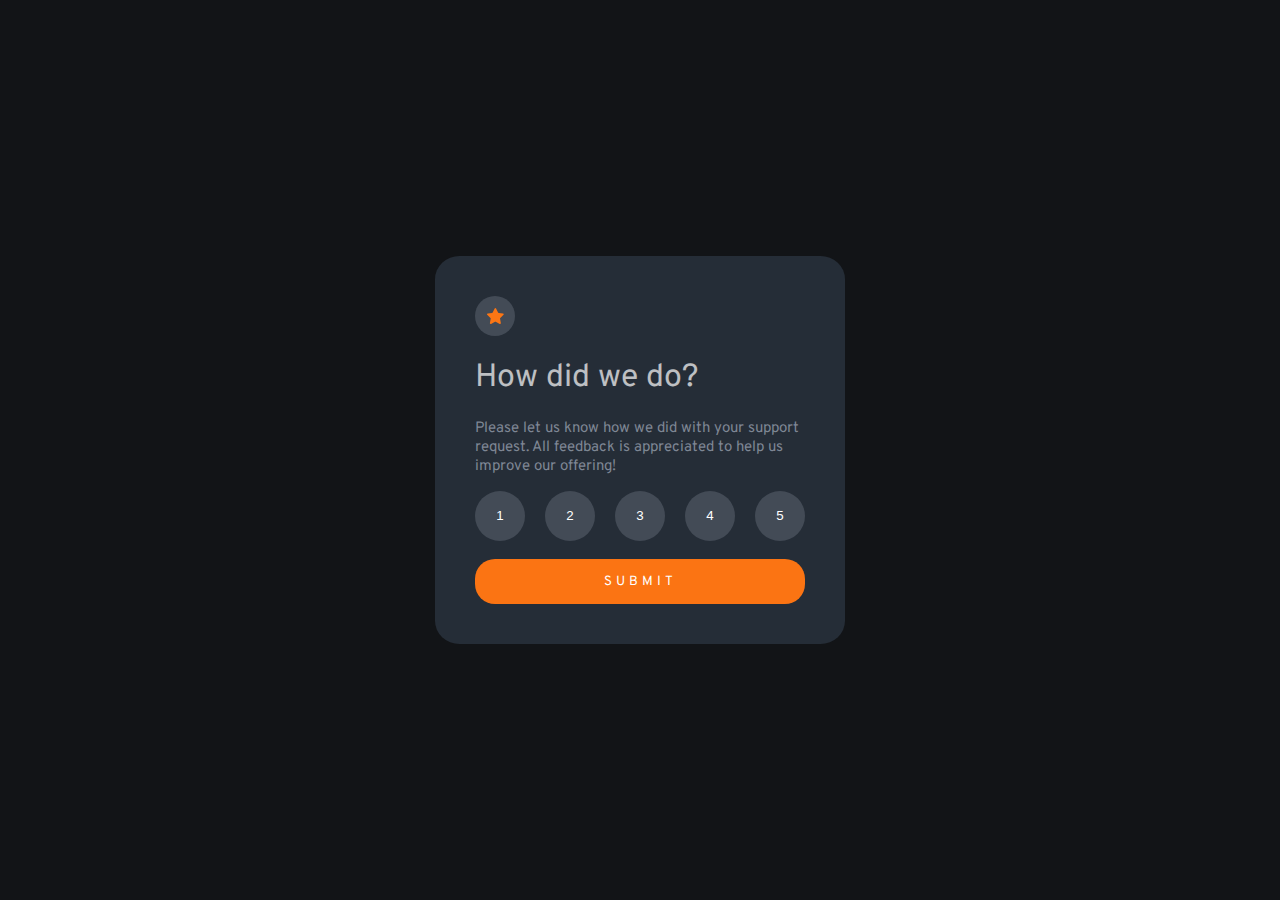
<file: evaluation-screen/index.html>
<!DOCTYPE html>
<html lang="en">
<head>
  <meta charset="UTF-8">
  <meta name="viewport" content="width=device-width, initial-scale=1.0"> <!-- displays site properly based on user's device -->

  <link rel="icon" type="image/png" sizes="32x32" href="assets/images/favicon-32x32.png">
  <link rel="stylesheet" href="assets/style/style.css">
  <link rel="preconnect" href="https://fonts.googleapis.com">
  <link rel="preconnect" href="https://fonts.gstatic.com" crossorigin>
  <link href="https://fonts.googleapis.com/css2?family=Fraunces:opsz,wght@9..144,700&family=Overpass:wght@400;700&display=swap" rel="stylesheet">
 
  <title>Frontend Mentor | Interactive rating component</title>
</head>

<body>

<div role="main">
    <div id="telaClassifica" class="container">
    <div id="sIcon">
      <svg width="17" height="16" xmlns="http://www.w3.org/2000/svg"><path d="m9.067.43 1.99 4.031c.112.228.33.386.58.422l4.45.647a.772.772 0 0 1 .427 1.316l-3.22 3.138a.773.773 0 0 0-.222.683l.76 4.431a.772.772 0 0 1-1.12.813l-3.98-2.092a.773.773 0 0 0-.718 0l-3.98 2.092a.772.772 0 0 1-1.119-.813l.76-4.431a.77.77 0 0 0-.222-.683L.233 6.846A.772.772 0 0 1 .661 5.53l4.449-.647a.772.772 0 0 0 .58-.422L7.68.43a.774.774 0 0 1 1.387 0Z" fill="#FC7614"/></svg>
    </div>

    <h1>How did we do?</h1>
    
    <p>Please let us know how we did with your support request. All feedback is appreciated 
    to help us improve our offering!</p>

    <div id="option">
      <button id="1" class="op" onclick="pegaNota(this.id)">1</button>
      <button id="2" class="op" onclick="pegaNota(this.id)">2</button>
      <button id="3" class="op" onclick="pegaNota(this.id)">3</button>
      <button id="4" class="op" onclick="pegaNota(this.id)">4</button>
      <button id="5" class="op" onclick="pegaNota(this.id)">5</button>
    </div>

    <div id="teste"></div>

    <button id="enviar" onclick="esconde('telaClassifica');mostra('telaAgradece')">SUBMIT</button>
    
    
      </div>

  <div id="telaAgradece" class="container">
    <div>
      <svg width="162" height="108" xmlns="http://www.w3.org/2000/svg"><g fill="none"><path d="M30 93.744h-.044a23.456 23.456 0 0 1-1.61-.189.543.543 0 0 1 .155-1.076c.52.076 1.04.135 1.563.178a.538.538 0 0 1-.043 1.076l-.022.01Zm5.37-.205a.538.538 0 0 1-.08-1.076 19.51 19.51 0 0 0 1.54-.306.536.536 0 0 1 .645.403.538.538 0 0 1-.397.646c-.537.129-1.074.236-1.611.323l-.097.01Zm-12.137-1.312a.536.536 0 0 1-.183-.033 24.346 24.346 0 0 1-1.525-.608.539.539 0 0 1 .424-.99c.483.21.983.404 1.472.587a.538.538 0 0 1-.188 1.044Zm18.759-.829a.538.538 0 0 1-.242-1.022c.467-.226.934-.479 1.39-.742a.536.536 0 1 1 .538.93c-.478.275-.967.538-1.45.78a.536.536 0 0 1-.258.054h.022Zm-24.994-2.292a.536.536 0 0 1-.29-.08c-.457-.29-.913-.597-1.36-.91a.536.536 0 1 1 .612-.882c.436.307.876.597 1.322.883a.538.538 0 0 1-.284.99Zm30.772-1.544a.537.537 0 0 1-.408-.193.539.539 0 0 1 .06-.759l.117-.124c.355-.306.715-.624 1.074-.957a.537.537 0 1 1 .73.79c-.375.345-.74.673-1.106.985l-.123.102a.537.537 0 0 1-.344.156Zm-36.326-2.69a.537.537 0 0 1-.36-.14c-.402-.37-.8-.747-1.18-1.124a.539.539 0 0 1 .751-.769c.376.371.763.737 1.155 1.076a.538.538 0 0 1 .032.764.537.537 0 0 1-.398.194Zm41.305-2.21a.537.537 0 0 1-.398-.899c.355-.393.715-.79 1.074-1.2a.537.537 0 1 1 .806.71c-.365.415-.725.818-1.074 1.21a.537.537 0 0 1-.408.152v.026ZM6.724 79.723a.537.537 0 0 1-.424-.204 41.79 41.79 0 0 1-.989-1.308.539.539 0 0 1 .124-.753.536.536 0 0 1 .746.124c.312.425.629.85.962 1.27a.539.539 0 0 1-.42.871Zm50.579-2.383a.539.539 0 0 1-.419-.877c.338-.414.677-.828 1.015-1.253a.537.537 0 1 1 .838.672l-1.02 1.259a.537.537 0 0 1-.414.199ZM2.9 73.887a.537.537 0 0 1-.473-.312c-.257-.5-.499-1-.714-1.485a.539.539 0 0 1 .685-.72c.133.052.24.154.298.285.21.462.44.946.687 1.425a.539.539 0 0 1-.483.786v.021Zm58.753-2.028a.537.537 0 0 1-.424-.866l.988-1.275a.537.537 0 1 1 .848.656l-.988 1.275a.537.537 0 0 1-.424.188v.022ZM.682 67.286a.537.537 0 0 1-.537-.462A17.06 17.06 0 0 1 0 65.16a.538.538 0 1 1 1.074 0c.018.519.063 1.036.134 1.55a.539.539 0 0 1-.462.607l-.064-.032Zm65.24-.973a.537.537 0 0 1-.43-.867l.984-1.28a.536.536 0 0 1 .853.65l-.993 1.265a.537.537 0 0 1-.414.21v.022Zm88.49-2.96a.724.724 0 0 1-.15 0 .537.537 0 0 1-.366-.666c.134-.474.28-.99.424-1.544a.538.538 0 0 1 .655-.388.537.537 0 0 1 .382.662c-.145.538-.29 1.076-.43 1.565a.537.537 0 0 1-.515.372Zm-84.247-2.592a.536.536 0 0 1-.424-.867l.983-1.28a.54.54 0 1 1 .854.662l-.989 1.275a.537.537 0 0 1-.413.183l-.01.027Zm-68.924-.382a.536.536 0 0 1-.156 0 .538.538 0 0 1-.355-.673 21.47 21.47 0 0 1 .537-1.565.537.537 0 1 1 .994.403c-.193.49-.37.985-.537 1.474a.537.537 0 0 1-.473.334l-.01.027Zm154.782-3.863a.311.311 0 0 1-.102 0 .538.538 0 0 1-.43-.624c.097-.538.188-1.044.28-1.582a.545.545 0 1 1 1.073.178c-.09.538-.182 1.076-.279 1.614a.537.537 0 0 1-.542.414ZM74.46 55.209a.537.537 0 0 1-.424-.872l1.004-1.27a.537.537 0 1 1 .838.673l-.999 1.264a.537.537 0 0 1-.408.205h-.01ZM4.436 54.165a.539.539 0 0 1-.43-.855c.323-.436.666-.872 1.02-1.297a.537.537 0 1 1 .822.694 22.92 22.92 0 0 0-.977 1.237.537.537 0 0 1-.435.221Zm74.408-4.417a.539.539 0 0 1-.414-.877l1.026-1.248a.537.537 0 1 1 .843.667l-1.02 1.243a.537.537 0 0 1-.435.215Zm78.124-.161h-.043a.538.538 0 0 1-.494-.576c.043-.538.075-1.076.107-1.614a.538.538 0 0 1 .564-.538c.295.018.52.27.505.565a54.253 54.253 0 0 1-.107 1.614.538.538 0 0 1-.532.549ZM9.28 49.13a.537.537 0 0 1-.338-.958c.8-.646 1.316-.99 1.337-1.006a.536.536 0 0 1 .59.898s-.499.334-1.25.942a.536.536 0 0 1-.35.124h.011Zm74.075-4.74a.537.537 0 0 1-.403-.888c.35-.408.704-.817 1.074-1.22a.537.537 0 1 1 .806.71c-.355.403-.71.806-1.074 1.215a.537.537 0 0 1-.414.183h.01Zm73.742-1.797a.537.537 0 0 1-.537-.505 54.325 54.325 0 0 0-.118-1.614.54.54 0 1 1 1.074-.097c.048.538.091 1.076.118 1.614 0 .285-.221.52-.505.538l-.032.064Zm-69.064-3.416a.537.537 0 0 1-.392-.904c.365-.398.735-.79 1.106-1.178a.536.536 0 0 1 .779.737l-1.074 1.173a.537.537 0 0 1-.44.172h.02Zm68.092-3.502a.537.537 0 0 1-.537-.409 22.668 22.668 0 0 0-.408-1.533.539.539 0 0 1 1.03-.307c.151.538.296 1.05.425 1.587a.539.539 0 0 1-.398.651l-.112.01Zm-63.221-1.512a.537.537 0 0 1-.376-.92l1.165-1.13a.537.537 0 1 1 .763.76c-.387.365-.768.741-1.155 1.118a.537.537 0 0 1-.419.172h.022Zm5.14-4.745a.537.537 0 0 1-.355-.941l1.235-1.076a.539.539 0 1 1 .693.828c-.408.34-.817.689-1.225 1.039a.537.537 0 0 1-.37.15h.021Zm55.197-.575c-.247-.468-.505-.931-.779-1.378a.537.537 0 1 1 .918-.554c.285.463.537.947.811 1.431a.539.539 0 0 1-.478.791.537.537 0 0 1-.472-.29ZM103.5 25.055a.539.539 0 0 1-.322-.974c.44-.322.88-.634 1.32-.946a.537.537 0 0 1 .845.394.54.54 0 0 1-.227.488l-1.3.93a.536.536 0 0 1-.338.108h.022Zm46.132-1.56a.537.537 0 0 1-.381-.161c-.359-.359-.74-.717-1.144-1.076a.536.536 0 1 1 .709-.807c.408.36.81.742 1.197 1.135a.539.539 0 0 1 0 .759.537.537 0 0 1-.403.15h.022Zm-40.279-2.28a.537.537 0 0 1-.274-1.001c.473-.275.946-.538 1.418-.797a.54.54 0 0 1 .81.474.542.542 0 0 1-.273.468c-.467.253-.929.538-1.39.785a.536.536 0 0 1-.344.07h.053Zm34.737-1.894a.504.504 0 0 1-.258-.07c-.451-.248-.924-.49-1.407-.716a.539.539 0 0 1 .462-.974c.499.237.988.49 1.46.748a.538.538 0 0 1-.257 1.012Zm-28.49-1.195a.537.537 0 0 1-.2-1.038c.505-.204 1.01-.398 1.52-.581a.537.537 0 0 1 .366 1.011c-.495.178-.989.366-1.483.57a.536.536 0 0 1-.247.038h.043Zm22.045-1.452a.777.777 0 0 1-.156 0c-.505-.15-1.02-.29-1.53-.41a.553.553 0 0 1 .252-1.075c.537.129 1.074.269 1.611.425a.542.542 0 0 1-.15 1.076l-.027-.016Zm-15.456-.597a.537.537 0 0 1-.118-1.066c.537-.107 1.074-.21 1.61-.29a.543.543 0 0 1 .59.735.544.544 0 0 1-.423.34c-.537.082-1.036.178-1.557.286a.365.365 0 0 1-.102-.005Zm8.555-.603h-.038a32.41 32.41 0 0 0-1.579-.06.538.538 0 0 1 0-1.075c.537 0 1.074.027 1.638.06a.538.538 0 0 1-.032 1.075h.01Z" fill="#E6E6E6"/><path fill="#39475F" d="M119.847 100.221H58.146L70.332.793h55.025l5.747 7.601z"/><path fill="#61728D" d="M113.172 100.221H51.465L63.651.793h61.706z"/><path fill="#181F27" d="M110.132 81.354H58.576l8.791-71.695h51.557z"/><path fill="#1E252E" d="m92.743 50.055 14.897.177-.29 2.308-14.607-.252z"/><path fill="#39475F" d="m51.465 100.221 7.422 6.864 60.037.915.923-7.779z"/><path d="M99.096 29.058s2.572.183 3.888 5.03c1.316 4.847.865 18.377.865 18.377l-11.096-.177s-5.537-20.137 6.343-23.23Z" fill="#2D394B"/><path fill="#FC7614" d="M5.42 32.843 45.778 0l21.18 26.119L26.603 58.96z"/><path fill="#FFF" d="M27.49 21.931 45.56 7.226l3.497 4.313-18.07 14.706z"/><path d="m25.272 45.175 5.338-4.345a2.772 2.772 0 0 1 3.902.404 2.781 2.781 0 0 1-.404 3.91l-5.338 4.344a2.772 2.772 0 0 1-3.903-.404 2.781 2.781 0 0 1 .405-3.91ZM37.33 35.365l16.89-13.743a2.772 2.772 0 0 1 3.902.404 2.781 2.781 0 0 1-.405 3.909L40.83 39.679a2.772 2.772 0 0 1-3.903-.404 2.781 2.781 0 0 1 .405-3.91Z" fill="#FFF" opacity=".46"/><ellipse fill="#FFF" opacity=".3" cx="17.937" cy="33.636" rx="3.673" ry="3.68"/><ellipse fill="#FFF" opacity=".3" cx="21.664" cy="30.284" rx="3.673" ry="3.68"/><path d="M99.096 29.058s-5.838 2.103-3.803 18.581c1.493 12.073-3.55 28.056-11.004 28.25-7.454.193-21.202-.463-21.202-.463s7.159-18.56 5.676-34.145a14.786 14.786 0 0 1 .763-6.456c.87-2.373 2.487-4.842 5.494-5.245 6.004-.818 24.076-.522 24.076-.522Z" fill="#BAD6FA"/><path d="m58.957 76.63 26.342-.537s-4.017-3.992-4.27-14.154l-36.234.538a31.494 31.494 0 0 0 2.841 7.531 12.547 12.547 0 0 0 11.32 6.623Z" fill="#546F8D"/><path fill="#2D394B" d="m78.21 14.834-.918 6.041h26.621l.806-6.041z"/><path d="M85.54 86.19c-2.872-2.517-7.416-2.022-9.446 1.222a4.955 4.955 0 0 0-.8 2.647c0 3.98 2.744 6.59 8.227 5.492 4.184-.839 5.779-6.073 2.02-9.36Z" fill="#FFF" opacity=".48"/><ellipse fill="#FC7614" cx="147.188" cy="81.542" rx="14.812" ry="14.837"/><path d="M73.731 35.75a.537.537 0 0 1-.038-1.076c.113 0 11.343-.828 17.363-.29a.54.54 0 0 1-.096 1.076c-5.908-.538-17.079.274-17.186.285l-.043.005Zm-.891 7.279a.538.538 0 0 1-.038-1.076c.113 0 11.342-.828 17.363-.29a.54.54 0 0 1-.097 1.076c-5.907-.538-17.073.28-17.185.285l-.043.005Zm-.102 7.564a.538.538 0 0 1-.043-1.076c.112 0 11.347-.829 17.362-.29a.54.54 0 0 1-.096 1.075c-5.908-.538-17.073.28-17.186.286l-.037.005Zm-.715 7.564a.537.537 0 0 1-.037-1.076c.112 0 11.342-.829 17.362-.285a.54.54 0 0 1-.096 1.076c-5.908-.538-17.073.28-17.186.285h-.043Z" fill="#FFF"/></g></svg>
    </div>

    <div id="selected">
      You selected <!-- Add rating here --> out of 5
    </div>

    <h1 id="ty">Thank you!</h1>

    <p>We appreciate you taking the time to give a rating. If you ever need more support, 
    don’t hesitate to get in touch!</p>
    
  </div>
</div>



</body>
<script src="assets/script/script.js"></script>
</html>
</file>
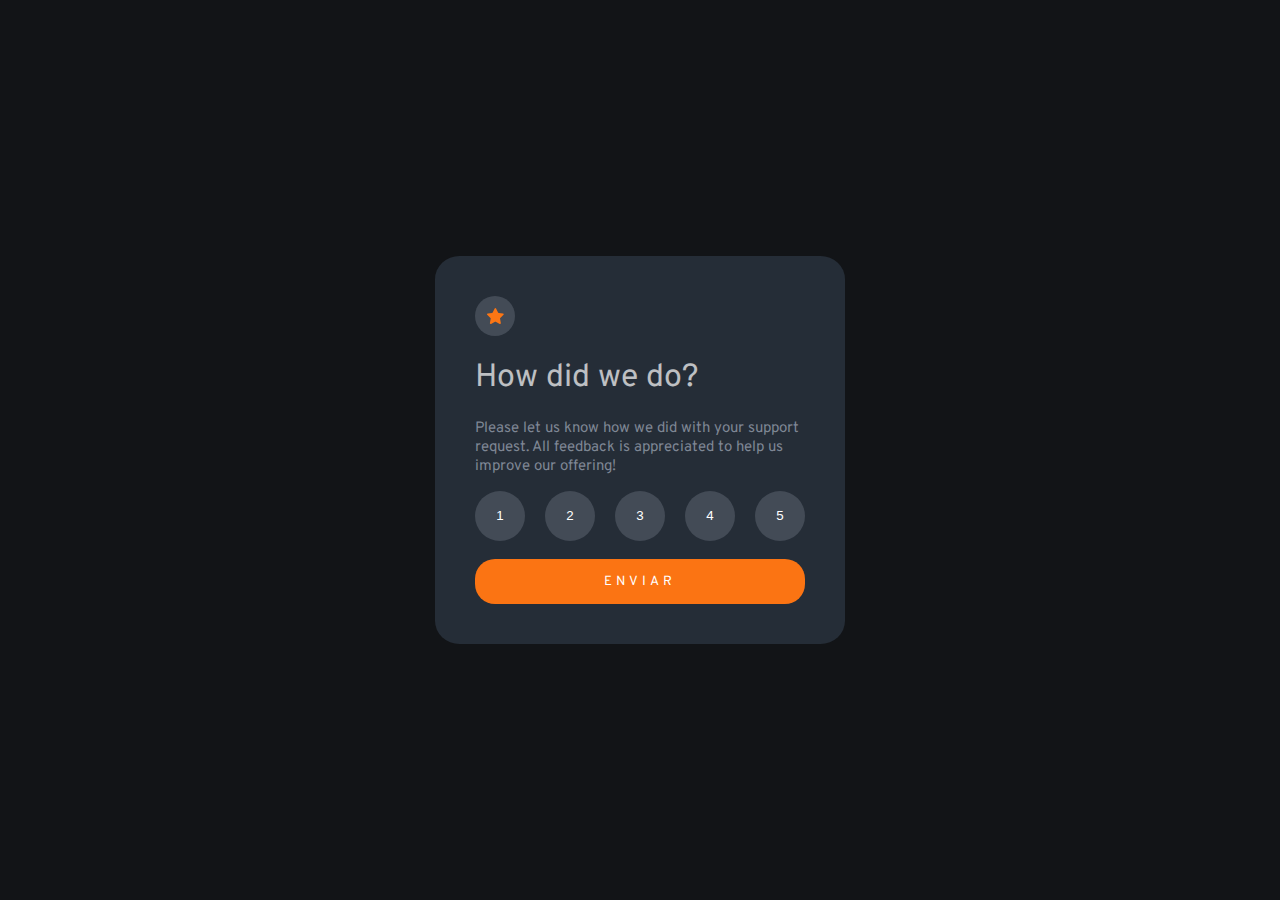
<file: interactive-rating-component-main/index.html>
<!DOCTYPE html>
<html lang="en">
<head>
  <meta charset="UTF-8">
  <meta name="viewport" content="width=device-width, initial-scale=1.0"> <!-- displays site properly based on user's device -->

  <link rel="icon" type="image/png" sizes="32x32" href="./images/favicon-32x32.png">
  <link rel="stylesheet" href="assets/style/style.css">
  <link rel="preconnect" href="https://fonts.googleapis.com">
  <link rel="preconnect" href="https://fonts.gstatic.com" crossorigin>
  <link href="https://fonts.googleapis.com/css2?family=Fraunces:opsz,wght@9..144,700&family=Overpass:wght@400;700&display=swap" rel="stylesheet">
 
  <title>Frontend Mentor | Interactive rating component</title>
</head>

<body>

  <!-- Rating state start -->
  <div id="telaClassifica" class="container">
    <div id="sIcon">
      <svg width="17" height="16" xmlns="http://www.w3.org/2000/svg"><path d="m9.067.43 1.99 4.031c.112.228.33.386.58.422l4.45.647a.772.772 0 0 1 .427 1.316l-3.22 3.138a.773.773 0 0 0-.222.683l.76 4.431a.772.772 0 0 1-1.12.813l-3.98-2.092a.773.773 0 0 0-.718 0l-3.98 2.092a.772.772 0 0 1-1.119-.813l.76-4.431a.77.77 0 0 0-.222-.683L.233 6.846A.772.772 0 0 1 .661 5.53l4.449-.647a.772.772 0 0 0 .58-.422L7.68.43a.774.774 0 0 1 1.387 0Z" fill="#FC7614"/></svg>
    </div>

    <h1>How did we do?</h1>
    
    <p>Please let us know how we did with your support request. All feedback is appreciated 
    to help us improve our offering!</p>

    <div id="option">
      <button id="1" class="op" onclick="pegaNota(this.id)">1</button>
      <button id="2" class="op" onclick="pegaNota(this.id)">2</button>
      <button id="3" class="op" onclick="pegaNota(this.id)">3</button>
      <button id="4" class="op" onclick="pegaNota(this.id)">4</button>
      <button id="5" class="op" onclick="pegaNota(this.id)">5</button>
    </div>

    <div id="teste"></div>

    <button id="enviar" onclick="esconde('telaClassifica');mostra('telaAgradece')">ENVIAR</button>
    
    
      </div>
  <!-- Rating state end -->

  <!-- Thank you state start -->
  <div id="telaAgradece" class="container">
    <div>
      <svg width="162" height="108" xmlns="http://www.w3.org/2000/svg"><g fill="none"><path d="M30 93.744h-.044a23.456 23.456 0 0 1-1.61-.189.543.543 0 0 1 .155-1.076c.52.076 1.04.135 1.563.178a.538.538 0 0 1-.043 1.076l-.022.01Zm5.37-.205a.538.538 0 0 1-.08-1.076 19.51 19.51 0 0 0 1.54-.306.536.536 0 0 1 .645.403.538.538 0 0 1-.397.646c-.537.129-1.074.236-1.611.323l-.097.01Zm-12.137-1.312a.536.536 0 0 1-.183-.033 24.346 24.346 0 0 1-1.525-.608.539.539 0 0 1 .424-.99c.483.21.983.404 1.472.587a.538.538 0 0 1-.188 1.044Zm18.759-.829a.538.538 0 0 1-.242-1.022c.467-.226.934-.479 1.39-.742a.536.536 0 1 1 .538.93c-.478.275-.967.538-1.45.78a.536.536 0 0 1-.258.054h.022Zm-24.994-2.292a.536.536 0 0 1-.29-.08c-.457-.29-.913-.597-1.36-.91a.536.536 0 1 1 .612-.882c.436.307.876.597 1.322.883a.538.538 0 0 1-.284.99Zm30.772-1.544a.537.537 0 0 1-.408-.193.539.539 0 0 1 .06-.759l.117-.124c.355-.306.715-.624 1.074-.957a.537.537 0 1 1 .73.79c-.375.345-.74.673-1.106.985l-.123.102a.537.537 0 0 1-.344.156Zm-36.326-2.69a.537.537 0 0 1-.36-.14c-.402-.37-.8-.747-1.18-1.124a.539.539 0 0 1 .751-.769c.376.371.763.737 1.155 1.076a.538.538 0 0 1 .032.764.537.537 0 0 1-.398.194Zm41.305-2.21a.537.537 0 0 1-.398-.899c.355-.393.715-.79 1.074-1.2a.537.537 0 1 1 .806.71c-.365.415-.725.818-1.074 1.21a.537.537 0 0 1-.408.152v.026ZM6.724 79.723a.537.537 0 0 1-.424-.204 41.79 41.79 0 0 1-.989-1.308.539.539 0 0 1 .124-.753.536.536 0 0 1 .746.124c.312.425.629.85.962 1.27a.539.539 0 0 1-.42.871Zm50.579-2.383a.539.539 0 0 1-.419-.877c.338-.414.677-.828 1.015-1.253a.537.537 0 1 1 .838.672l-1.02 1.259a.537.537 0 0 1-.414.199ZM2.9 73.887a.537.537 0 0 1-.473-.312c-.257-.5-.499-1-.714-1.485a.539.539 0 0 1 .685-.72c.133.052.24.154.298.285.21.462.44.946.687 1.425a.539.539 0 0 1-.483.786v.021Zm58.753-2.028a.537.537 0 0 1-.424-.866l.988-1.275a.537.537 0 1 1 .848.656l-.988 1.275a.537.537 0 0 1-.424.188v.022ZM.682 67.286a.537.537 0 0 1-.537-.462A17.06 17.06 0 0 1 0 65.16a.538.538 0 1 1 1.074 0c.018.519.063 1.036.134 1.55a.539.539 0 0 1-.462.607l-.064-.032Zm65.24-.973a.537.537 0 0 1-.43-.867l.984-1.28a.536.536 0 0 1 .853.65l-.993 1.265a.537.537 0 0 1-.414.21v.022Zm88.49-2.96a.724.724 0 0 1-.15 0 .537.537 0 0 1-.366-.666c.134-.474.28-.99.424-1.544a.538.538 0 0 1 .655-.388.537.537 0 0 1 .382.662c-.145.538-.29 1.076-.43 1.565a.537.537 0 0 1-.515.372Zm-84.247-2.592a.536.536 0 0 1-.424-.867l.983-1.28a.54.54 0 1 1 .854.662l-.989 1.275a.537.537 0 0 1-.413.183l-.01.027Zm-68.924-.382a.536.536 0 0 1-.156 0 .538.538 0 0 1-.355-.673 21.47 21.47 0 0 1 .537-1.565.537.537 0 1 1 .994.403c-.193.49-.37.985-.537 1.474a.537.537 0 0 1-.473.334l-.01.027Zm154.782-3.863a.311.311 0 0 1-.102 0 .538.538 0 0 1-.43-.624c.097-.538.188-1.044.28-1.582a.545.545 0 1 1 1.073.178c-.09.538-.182 1.076-.279 1.614a.537.537 0 0 1-.542.414ZM74.46 55.209a.537.537 0 0 1-.424-.872l1.004-1.27a.537.537 0 1 1 .838.673l-.999 1.264a.537.537 0 0 1-.408.205h-.01ZM4.436 54.165a.539.539 0 0 1-.43-.855c.323-.436.666-.872 1.02-1.297a.537.537 0 1 1 .822.694 22.92 22.92 0 0 0-.977 1.237.537.537 0 0 1-.435.221Zm74.408-4.417a.539.539 0 0 1-.414-.877l1.026-1.248a.537.537 0 1 1 .843.667l-1.02 1.243a.537.537 0 0 1-.435.215Zm78.124-.161h-.043a.538.538 0 0 1-.494-.576c.043-.538.075-1.076.107-1.614a.538.538 0 0 1 .564-.538c.295.018.52.27.505.565a54.253 54.253 0 0 1-.107 1.614.538.538 0 0 1-.532.549ZM9.28 49.13a.537.537 0 0 1-.338-.958c.8-.646 1.316-.99 1.337-1.006a.536.536 0 0 1 .59.898s-.499.334-1.25.942a.536.536 0 0 1-.35.124h.011Zm74.075-4.74a.537.537 0 0 1-.403-.888c.35-.408.704-.817 1.074-1.22a.537.537 0 1 1 .806.71c-.355.403-.71.806-1.074 1.215a.537.537 0 0 1-.414.183h.01Zm73.742-1.797a.537.537 0 0 1-.537-.505 54.325 54.325 0 0 0-.118-1.614.54.54 0 1 1 1.074-.097c.048.538.091 1.076.118 1.614 0 .285-.221.52-.505.538l-.032.064Zm-69.064-3.416a.537.537 0 0 1-.392-.904c.365-.398.735-.79 1.106-1.178a.536.536 0 0 1 .779.737l-1.074 1.173a.537.537 0 0 1-.44.172h.02Zm68.092-3.502a.537.537 0 0 1-.537-.409 22.668 22.668 0 0 0-.408-1.533.539.539 0 0 1 1.03-.307c.151.538.296 1.05.425 1.587a.539.539 0 0 1-.398.651l-.112.01Zm-63.221-1.512a.537.537 0 0 1-.376-.92l1.165-1.13a.537.537 0 1 1 .763.76c-.387.365-.768.741-1.155 1.118a.537.537 0 0 1-.419.172h.022Zm5.14-4.745a.537.537 0 0 1-.355-.941l1.235-1.076a.539.539 0 1 1 .693.828c-.408.34-.817.689-1.225 1.039a.537.537 0 0 1-.37.15h.021Zm55.197-.575c-.247-.468-.505-.931-.779-1.378a.537.537 0 1 1 .918-.554c.285.463.537.947.811 1.431a.539.539 0 0 1-.478.791.537.537 0 0 1-.472-.29ZM103.5 25.055a.539.539 0 0 1-.322-.974c.44-.322.88-.634 1.32-.946a.537.537 0 0 1 .845.394.54.54 0 0 1-.227.488l-1.3.93a.536.536 0 0 1-.338.108h.022Zm46.132-1.56a.537.537 0 0 1-.381-.161c-.359-.359-.74-.717-1.144-1.076a.536.536 0 1 1 .709-.807c.408.36.81.742 1.197 1.135a.539.539 0 0 1 0 .759.537.537 0 0 1-.403.15h.022Zm-40.279-2.28a.537.537 0 0 1-.274-1.001c.473-.275.946-.538 1.418-.797a.54.54 0 0 1 .81.474.542.542 0 0 1-.273.468c-.467.253-.929.538-1.39.785a.536.536 0 0 1-.344.07h.053Zm34.737-1.894a.504.504 0 0 1-.258-.07c-.451-.248-.924-.49-1.407-.716a.539.539 0 0 1 .462-.974c.499.237.988.49 1.46.748a.538.538 0 0 1-.257 1.012Zm-28.49-1.195a.537.537 0 0 1-.2-1.038c.505-.204 1.01-.398 1.52-.581a.537.537 0 0 1 .366 1.011c-.495.178-.989.366-1.483.57a.536.536 0 0 1-.247.038h.043Zm22.045-1.452a.777.777 0 0 1-.156 0c-.505-.15-1.02-.29-1.53-.41a.553.553 0 0 1 .252-1.075c.537.129 1.074.269 1.611.425a.542.542 0 0 1-.15 1.076l-.027-.016Zm-15.456-.597a.537.537 0 0 1-.118-1.066c.537-.107 1.074-.21 1.61-.29a.543.543 0 0 1 .59.735.544.544 0 0 1-.423.34c-.537.082-1.036.178-1.557.286a.365.365 0 0 1-.102-.005Zm8.555-.603h-.038a32.41 32.41 0 0 0-1.579-.06.538.538 0 0 1 0-1.075c.537 0 1.074.027 1.638.06a.538.538 0 0 1-.032 1.075h.01Z" fill="#E6E6E6"/><path fill="#39475F" d="M119.847 100.221H58.146L70.332.793h55.025l5.747 7.601z"/><path fill="#61728D" d="M113.172 100.221H51.465L63.651.793h61.706z"/><path fill="#181F27" d="M110.132 81.354H58.576l8.791-71.695h51.557z"/><path fill="#1E252E" d="m92.743 50.055 14.897.177-.29 2.308-14.607-.252z"/><path fill="#39475F" d="m51.465 100.221 7.422 6.864 60.037.915.923-7.779z"/><path d="M99.096 29.058s2.572.183 3.888 5.03c1.316 4.847.865 18.377.865 18.377l-11.096-.177s-5.537-20.137 6.343-23.23Z" fill="#2D394B"/><path fill="#FC7614" d="M5.42 32.843 45.778 0l21.18 26.119L26.603 58.96z"/><path fill="#FFF" d="M27.49 21.931 45.56 7.226l3.497 4.313-18.07 14.706z"/><path d="m25.272 45.175 5.338-4.345a2.772 2.772 0 0 1 3.902.404 2.781 2.781 0 0 1-.404 3.91l-5.338 4.344a2.772 2.772 0 0 1-3.903-.404 2.781 2.781 0 0 1 .405-3.91ZM37.33 35.365l16.89-13.743a2.772 2.772 0 0 1 3.902.404 2.781 2.781 0 0 1-.405 3.909L40.83 39.679a2.772 2.772 0 0 1-3.903-.404 2.781 2.781 0 0 1 .405-3.91Z" fill="#FFF" opacity=".46"/><ellipse fill="#FFF" opacity=".3" cx="17.937" cy="33.636" rx="3.673" ry="3.68"/><ellipse fill="#FFF" opacity=".3" cx="21.664" cy="30.284" rx="3.673" ry="3.68"/><path d="M99.096 29.058s-5.838 2.103-3.803 18.581c1.493 12.073-3.55 28.056-11.004 28.25-7.454.193-21.202-.463-21.202-.463s7.159-18.56 5.676-34.145a14.786 14.786 0 0 1 .763-6.456c.87-2.373 2.487-4.842 5.494-5.245 6.004-.818 24.076-.522 24.076-.522Z" fill="#BAD6FA"/><path d="m58.957 76.63 26.342-.537s-4.017-3.992-4.27-14.154l-36.234.538a31.494 31.494 0 0 0 2.841 7.531 12.547 12.547 0 0 0 11.32 6.623Z" fill="#546F8D"/><path fill="#2D394B" d="m78.21 14.834-.918 6.041h26.621l.806-6.041z"/><path d="M85.54 86.19c-2.872-2.517-7.416-2.022-9.446 1.222a4.955 4.955 0 0 0-.8 2.647c0 3.98 2.744 6.59 8.227 5.492 4.184-.839 5.779-6.073 2.02-9.36Z" fill="#FFF" opacity=".48"/><ellipse fill="#FC7614" cx="147.188" cy="81.542" rx="14.812" ry="14.837"/><path d="M73.731 35.75a.537.537 0 0 1-.038-1.076c.113 0 11.343-.828 17.363-.29a.54.54 0 0 1-.096 1.076c-5.908-.538-17.079.274-17.186.285l-.043.005Zm-.891 7.279a.538.538 0 0 1-.038-1.076c.113 0 11.342-.828 17.363-.29a.54.54 0 0 1-.097 1.076c-5.907-.538-17.073.28-17.185.285l-.043.005Zm-.102 7.564a.538.538 0 0 1-.043-1.076c.112 0 11.347-.829 17.362-.29a.54.54 0 0 1-.096 1.075c-5.908-.538-17.073.28-17.186.286l-.037.005Zm-.715 7.564a.537.537 0 0 1-.037-1.076c.112 0 11.342-.829 17.362-.285a.54.54 0 0 1-.096 1.076c-5.908-.538-17.073.28-17.186.285h-.043Z" fill="#FFF"/></g></svg>
    </div>

    <div id="selected">
      You selected <!-- Add rating here --> out of 5
    </div>

    <h1 id="ty">Thank you!</h1>

    <p>We appreciate you taking the time to give a rating. If you ever need more support, 
    don’t hesitate to get in touch!</p>
    
  </div>
  <!-- Thank you state end -->

</body>
<script src="assets/script/script.js"></script>
</html>
</file>
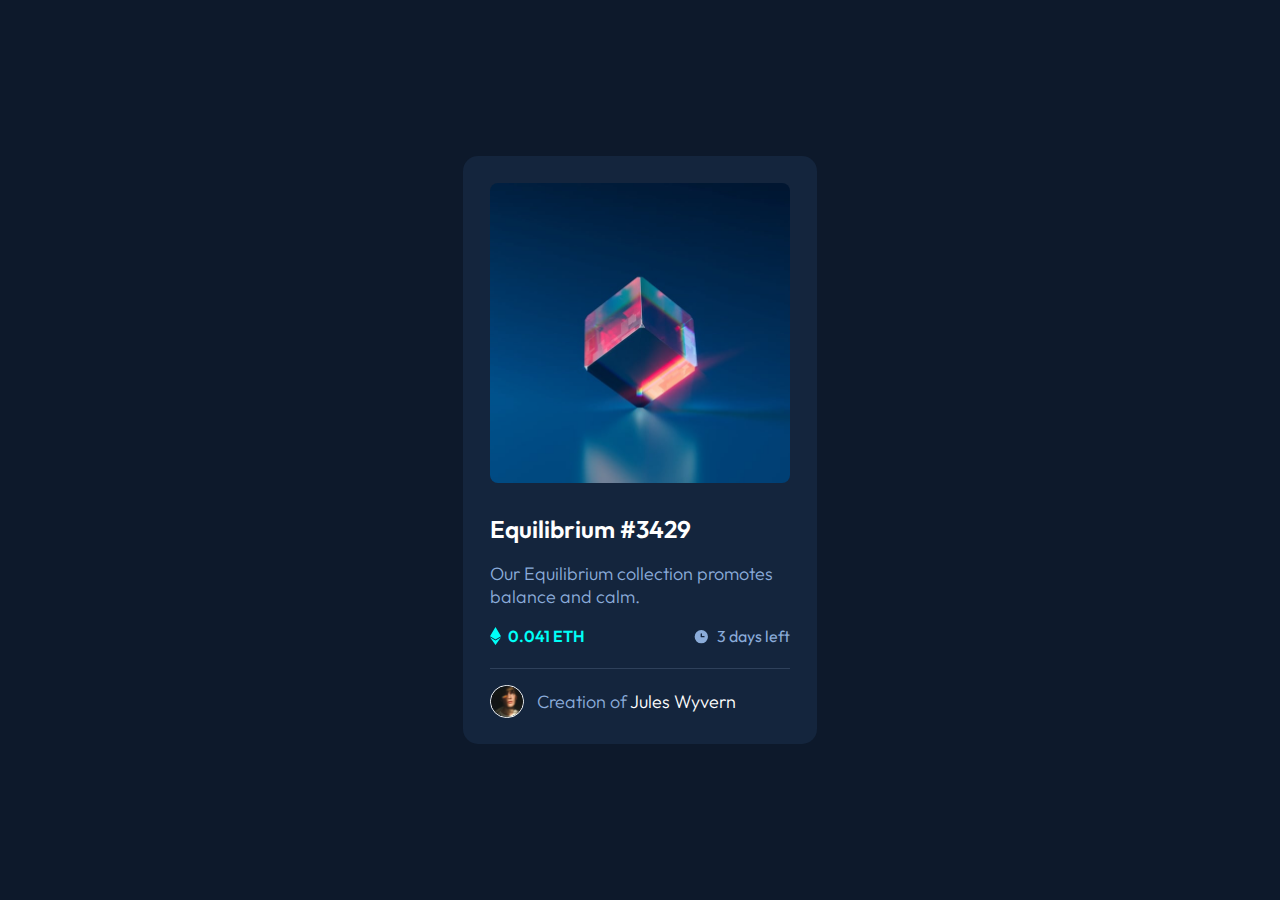
<file: NFT-preview-card/index.html>
<!DOCTYPE html>
<html lang="en">
<head>
    <meta charset="UTF-8">
    <meta name="viewport" content="width=device-width, initial-scale=1.0">
    
    <link rel="icon" type="image/png" sizes="32x32" href="./images/favicon-32x32.png">
    
    <title>Frontend Mentor | NFT preview card component</title>
    <link rel="stylesheet" href="assets/style/style.css">
    <link rel="preconnect" href="https://fonts.googleapis.com">
    <link rel="preconnect" href="https://fonts.gstatic.com" crossorigin>
    <link href="https://fonts.googleapis.com/css2?family=Outfit:wght@300;400;600&display=swap" rel="stylesheet">
    
</head>
<body>
    <div id="container" role="main">
        <div id="box">
            <div id="view">
            <svg width="48" height="48" xmlns="http://www.w3.org/2000/svg"><g fill="none" fill-rule="evenodd"><path d="M0 0h48v48H0z"/><path d="M24 9C14 9 5.46 15.22 2 24c3.46 8.78 12 15 22 15 10.01 0 18.54-6.22 22-15-3.46-8.78-11.99-15-22-15Zm0 25c-5.52 0-10-4.48-10-10s4.48-10 10-10 10 4.48 10 10-4.48 10-10 10Zm0-16c-3.31 0-6 2.69-6 6s2.69 6 6 6 6-2.69 6-6-2.69-6-6-6Z" fill="#FFF" fill-rule="nonzero"/></g></svg>
                
        </div>
            <img id="mainIMG" src="assets/images/image-equilibrium.jpg" alt="">
        </div>



        
        
    
        <h1>Equilibrium #3429</h1>
        <p>Our Equilibrium collection promotes balance and calm.</p>

        <div id="info">  
            <span id="ethe">
                <svg width="11" height="18" xmlns="http://www.w3.org/2000/svg"><path d="M11 10.216 5.5 18 0 10.216l5.5 3.263 5.5-3.262ZM5.5 0l5.496 9.169L5.5 12.43 0 9.17 5.5 0Z" fill="#00FFF8"/></svg>
                0.041 ETH
            </span>
            <span id="clock">
                <svg width="17" height="17" xmlns="http://www.w3.org/2000/svg"><path d="M8.305 2.007a6.667 6.667 0 1 0 0 13.334 6.667 6.667 0 0 0 0-13.334Zm2.667 7.334H8.305a.667.667 0 0 1-.667-.667V6.007a.667.667 0 0 1 1.334 0v2h2a.667.667 0 0 1 0 1.334Z" fill="#8BACD9"/></svg>
                3 days left
            </span>
            
        </div>
        <hr noshade size="0.1">
        
        <span id="credit">
            <img src="assets/images/image-avatar.png" alt="">
            
            <p>Creation of <a href="">Jules Wyvern</a></p>
            
        </span>
        
    </div>
    
    
</body>
</html>
</file>
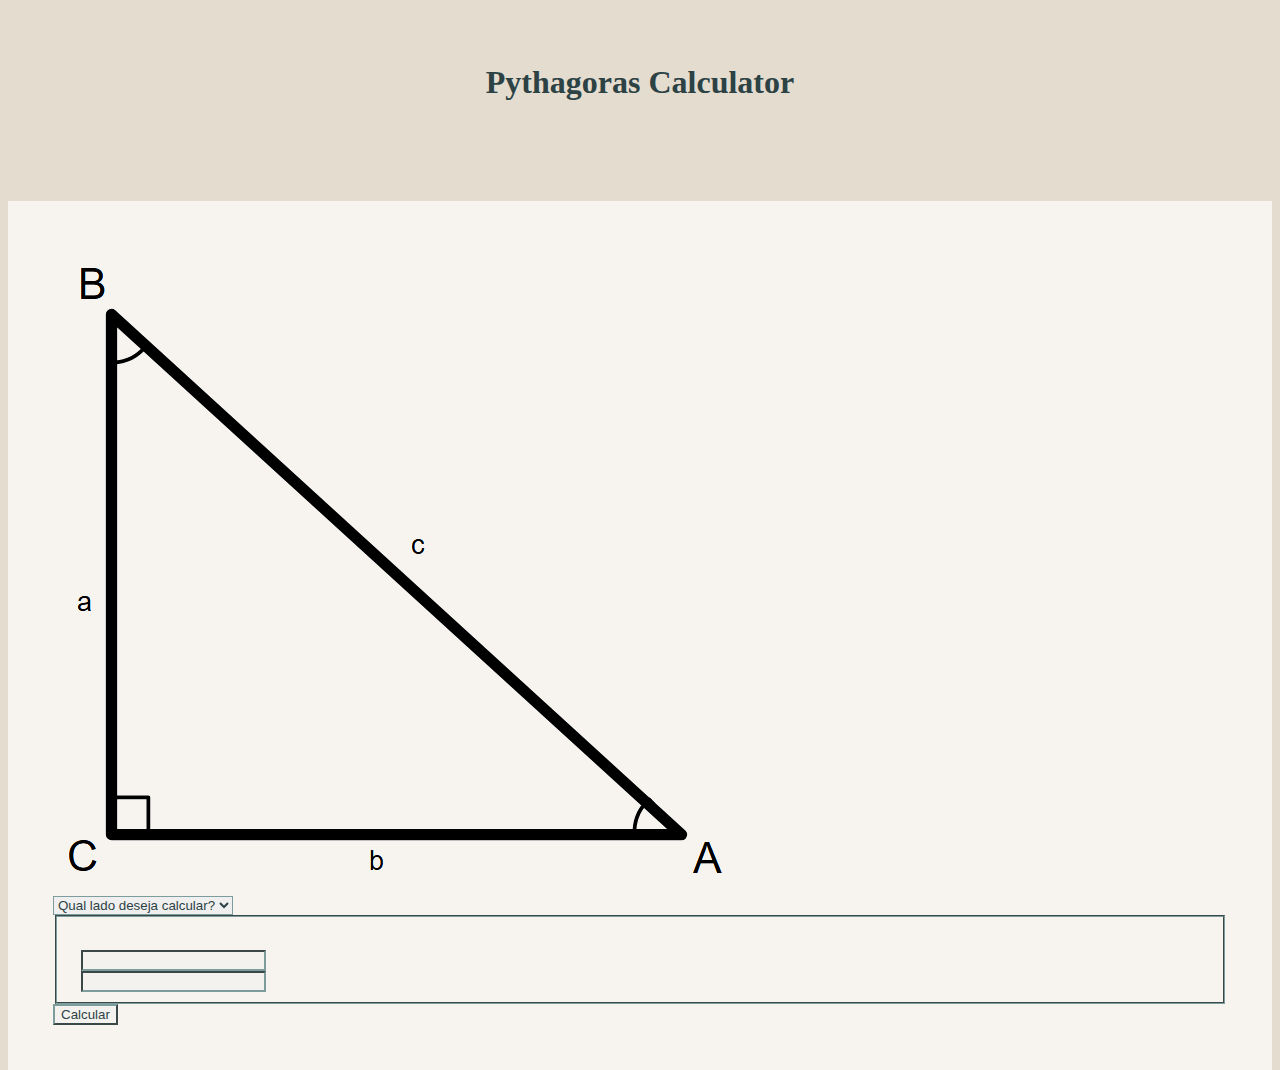
<file: Pitagoras/index.html>
<!DOCTYPE html>
<html lang="pt-BR">
<head>
    <meta charset="UTF-8">
    <meta http-equiv="X-UA-Compatible" content="IE=edge">
    <meta name="viewport" content="width=device-width, initial-scale=1.0">
    <title>Pythagoras Calculator</title>
    <!-- CSS only -->
    <link href="https://cdn.jsdelivr.net/npm/bootstrap@5.2.1/dist/css/bootstrap.min.css" rel="stylesheet" integrity="sha384-iYQeCzEYFbKjA/T2uDLTpkwGzCiq6soy8tYaI1GyVh/UjpbCx/TYkiZhlZB6+fzT" crossorigin="anonymous">
    <link rel="stylesheet" href="./assets/style/style.css">
</head>

<body>
    <h1 class="display-1">Pythagoras Calculator</h1>

    <div id="principal" class="container text-center">

        <div id="maindiv" class="row align-items-center">
          <div class="col-4">
            <img src="./assets/triangulo2.png" class="img-thumbnail" alt="...">

          </div>
          <div class="col">

            <select class="form-select" aria-label="Default select example" id="option" onchange="habilita()">
              <option selected value="0">Qual lado deseja calcular?</option>
              <option value="1">Lado a | Cateto Oposto</option>
              <option value="2">Lado b | Cateto Adjacente</option>
              <option value="3">Lado c | Hipotenusa</option>
            </select>

              <form>
                <fieldset>

                  <div id="espaceup" class="mb-3">
                    <label for="disabledNumberInput" class="form-label" id="label1" ></label>
                    <input type="number" id="field1" class="form-control" placeholder="" disabled>
                  </div>

                  <div class="mb-3">
                    <label for="disabledNumberInput" class="form-label" id="label2" ></label>
                    <input type="number" id="field2" class="form-control" placeholder="" disabled>
                  </div>

                </fieldset>
              </form>

          <button id="button" class="btn btn-outline-secondary" disabled onclick="resultado()">Calcular</button>
         
        
        </div>
          
        </div>


        <div class="row align-items-center">
          <div class="col-2">

          </div>
          <div class="col">
            <div id = "result">
              <h1 id='titulo' class="display-6 resultado">Resultado</h1>
              
              <div  id="result_text" class="resultado" >

              </div>

            </div>
          </div>
          <div class="col-2">

          </div>
          
        </div>
      </div>

</body>
<!--AO CLICAR DEVE LER O LADO E COLOCAR LADOS CORRESPONDENTES NO FORM E REMOVER DISABLED-->
<!-- JavaScript Bundle with Popper -->
<script src="https://cdn.jsdelivr.net/npm/bootstrap@5.2.1/dist/js/bootstrap.bundle.min.js" integrity="sha384-u1OknCvxWvY5kfmNBILK2hRnQC3Pr17a+RTT6rIHI7NnikvbZlHgTPOOmMi466C8" crossorigin="anonymous"></script>
<script src="./assets/script/script.js"></script>
</html>
</file>
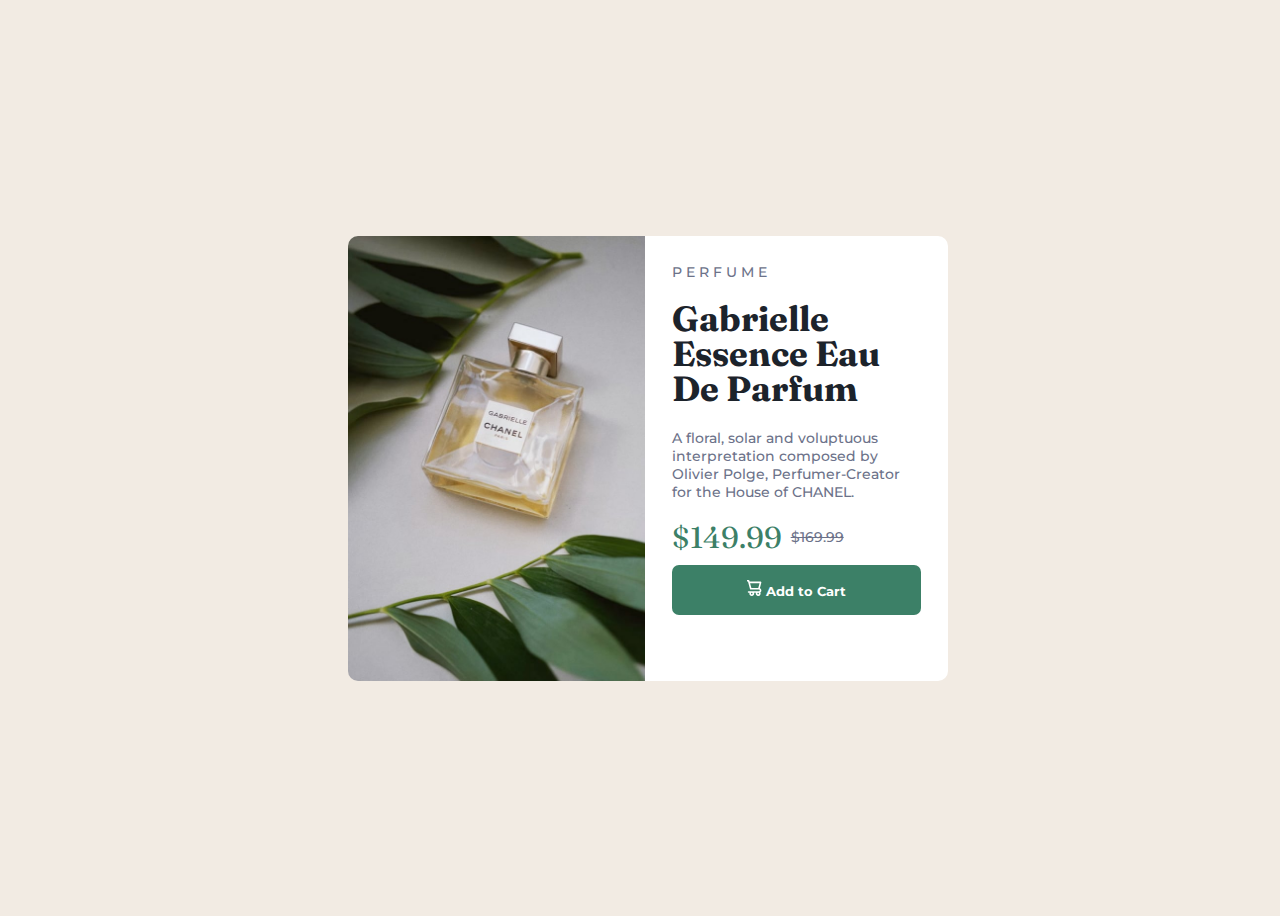
<file: PreviewCard FEM/index.html>
<!DOCTYPE html>
<html lang="en">
<head>
  <meta charset="UTF-8">
  <meta name="viewport" content="width=device-width, initial-scale=1.0"> <!-- displays site properly based on user's device -->

  <link rel="icon" type="image/png" sizes="32x32" href="./images/favicon-32x32.png">
  
  <title>Frontend Mentor | Product preview card component</title>
  <link rel="stylesheet" href="style/style.css">

  <link rel="preconnect" href="https://fonts.googleapis.com">
  <link rel="preconnect" href="https://fonts.gstatic.com" crossorigin>
  <link href="https://fonts.googleapis.com/css2?family=Montserrat:wght@500;700&display=swap" rel="stylesheet">

  <link rel="preconnect" href="https://fonts.googleapis.com">
  <link rel="preconnect" href="https://fonts.gstatic.com" crossorigin>
  <link href="https://fonts.googleapis.com/css2?family=Fraunces:wght@700&display=swap" rel="stylesheet">
  
</head>
<body>

  <div id="container" role="main">

    <div id="photo">
      <picture>
      <source media="(max-width: 599px)" srcset="images/image-product-mobile.jpg">
      <source media="(min-width: 600px)" srcset="images/image-product-desktop.jpg">
      <img src="images/image-product-desktop.jpg" alt="Parfum Image">
      </picture>

    </div>

    <div id="content">

          <h2>PERFUME</h2> 
      <h1>Gabrielle Essence Eau De Parfum</h1> 
      <p>
        A floral, solar and voluptuous interpretation composed by Olivier Polge, 
      Perfumer-Creator for the House of CHANEL.
      </p>

      <div id="prices">$149.99 <s>$169.99</s> </div>

      <div id="btt">
        <button>
          <svg width="15" height="16" xmlns="http://www.w3.org/2000/svg"><path d="M14.383 10.388a2.397 2.397 0 0 0-1.518-2.222l1.494-5.593a.8.8 0 0 0-.144-.695.8.8 0 0 0-.631-.28H2.637L2.373.591A.8.8 0 0 0 1.598 0H0v1.598h.983l1.982 7.4a.8.8 0 0 0 .799.59h8.222a.8.8 0 0 1 0 1.599H1.598a.8.8 0 1 0 0 1.598h.943a2.397 2.397 0 1 0 4.507 0h1.885a2.397 2.397 0 1 0 4.331-.376 2.397 2.397 0 0 0 1.12-2.021ZM11.26 7.99H4.395L3.068 3.196h9.477L11.26 7.991Zm-6.465 6.392a.8.8 0 1 1 0-1.598.8.8 0 0 1 0 1.598Zm6.393 0a.8.8 0 1 1 0-1.598.8.8 0 0 1 0 1.598Z" fill="#FFF"/></svg>
          Add to Cart
        </button> 
      </div>

    </div>

  </div>

</body>
</html>
</file>
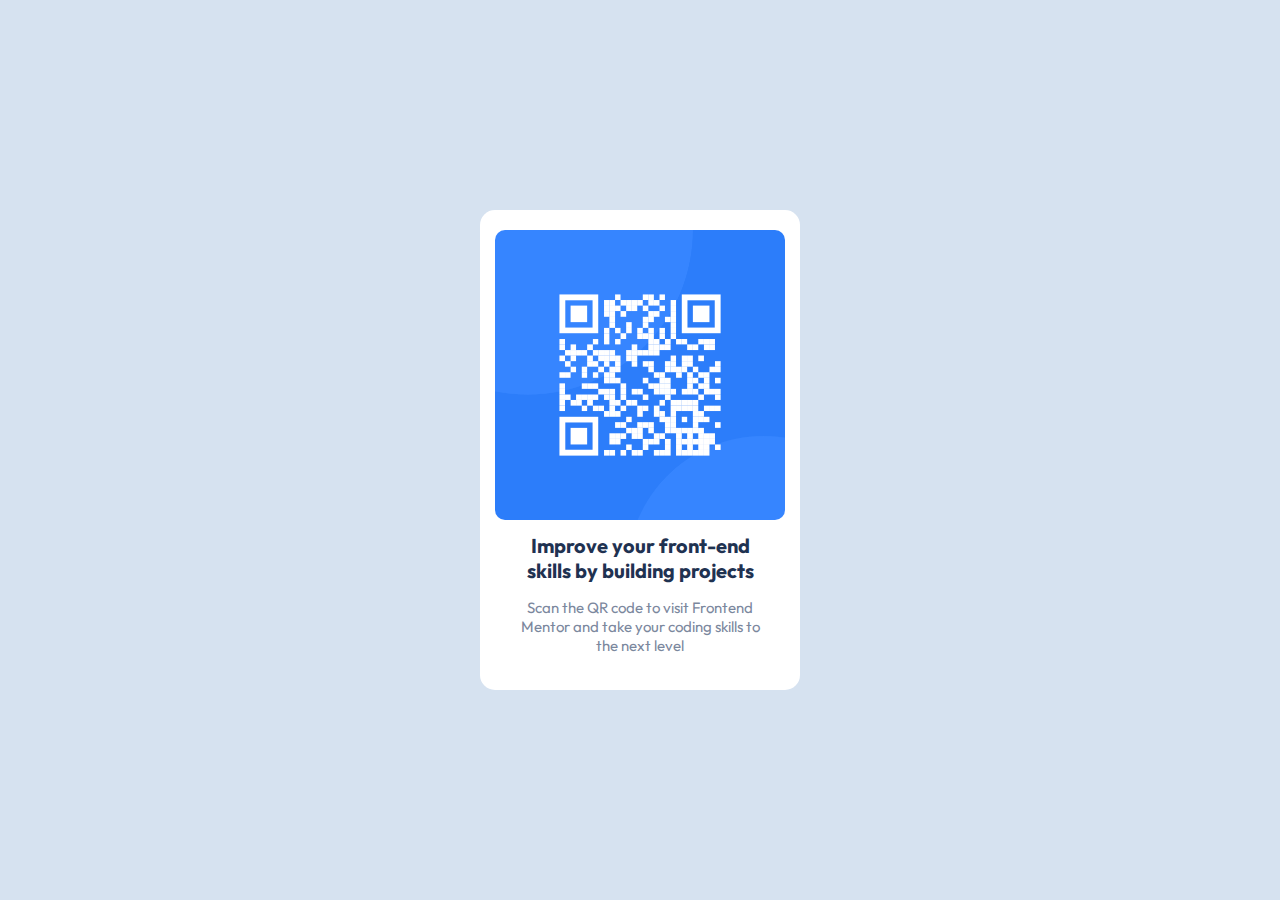
<file: QR Code/index.html>
<!DOCTYPE html>
<html lang="en">
<head>
  <meta charset="UTF-8">
  <meta name="viewport" content="width=device-width, initial-scale=1.0"> <!-- displays site properly based on user's device -->
  <link rel="icon" type="image/png" sizes="32x32" href="assets/images/favicon-32x32.png">
  <link rel="stylesheet" href="assets/style/style.css">
  <title>Frontend Mentor | QR code component</title>
  <link rel="preconnect" href="https://fonts.googleapis.com">
  <link rel="preconnect" href="https://fonts.gstatic.com" crossorigin>
  <link href="https://fonts.googleapis.com/css2?family=Outfit:wght@400;700&display=swap" rel="stylesheet">

</head>
<body>
  <div id="container" role="main">
  <img src="assets/images/image-qr-code.png" alt="">
  <div id="text">
    <h1>Improve your front-end skills by building projects</h1>
    <p>Scan the QR code to visit Frontend Mentor and take your coding skills to the next level</p>
  </div>

  </div>


</body>
</html>
</file>
<file: evaluation-screen/assets/style/style.css>
html {
    margin: 0px;
    padding: 0px;
    height: 100vh;
    font-family: 'Fraunces', serif;
    font-family: 'Overpass', sans-serif;
}
body {
    margin: 0px;
    padding: 0px;
    height: 100vh;
    display: flex;
    justify-content: center;
    align-items: center;
    background-color: hsl(216, 12%, 8%);
    color: hsl(217, 12%, 63%);
}
.container {
    background-color: hsl(213, 19%, 18%);
    width: 330px;
    height: auto;
    padding: 40px;
    border-radius: 6%;
}

#sIcon {
    background-color:  hsl(216, 12%, 30%);
    border-radius: 50%;
    width: 40px;
    height: 40px;
    display: flex;
    align-items: center;
    justify-content: center;
    padding: 0px;
    margin: 0px;
}
h1 {
    font-family: 'Overpass', sans-serif;
    font-weight: 400;
    color: white;
    opacity: 0.7;
}
p {
    font-family: 'Overpass', sans-serif;
    font-weight: 400;
    font-size: 15px;
    color: hsl(217, 12%, 63%);
    opacity: 0.8;
}
button{
    cursor: pointer;
}

#option {
    display: flex;
    justify-content: space-between;
    width: 100%;   
}

.op {
    transition: 0.5s;
    background-color: hsl(216, 12%, 30%);
    color: white;
    width: 50px;
    height: 50px;
    border-radius: 50%;
    border: none;
}


#enviar{
    transition: 1s;
    background-color: hsl(25, 97%, 53%);
    color: white;
    width: 100%;
    height: 5vh;
    letter-spacing: 4px;
    font-family: 'Overpass', sans-serif;
    font-weight: 400;
    border-radius: 20px;
    border: none;
    margin-top: 2vh;
}

.op:hover { 
    background-color: hsl(25, 97%, 53%);
    color: white;
    transition: 0.5s;
}
.op:focus{
    transition: 1s;
    background-color: hsl(216, 12%, 54%);
    color: white;
}

#enviar:hover { 
    background-color: white;
    color: hsl(25, 97%, 53%);
    font-weight: 700;
    transition: 0.5s;
}

#telaAgradece {

    display: none;
    flex-direction: column;
    text-align: center;
    justify-content: center;
    align-items: center;
    font-size: 14px;

}
#selected {
    background-color: hsl(216, 12%, 30%);
    font-family: 'Overpass', sans-serif;
    font-weight: 400;
    color: hsl(25, 97%, 53%);
    border-radius: 10px;
    height: 25px;
    width: 50%;
    margin-top: 25px;
    display: flex;
    justify-content: center;
    align-items: center;
    
}

#ty{
    margin-bottom: 0px;
    margin-top: 30px;
    font-family: 'Overpass', sans-serif;
    font-weight: 400;
    color: white;
}
#telaAgradece p {
    margin-bottom: 0px;
}

@media (max-width:409px)  {
    .container {
        width: 75vw;
        height: auto;
        padding: 20px;
        margin: 0px;
    }
    h1 {
        font-size: 7vw;
        padding-top: 1vh;
        padding-bottom: 1vh;
    }
    p {
        font-size: 4vw;
        font-family: 'Overpass', sans-serif;
        font-weight: 400;
    }
    .op {
        width: 5vh;
        height: 5vh;
        border-radius: 50%;
        margin: 0.5vw;
        align-self: center;
    }
    #selected {
        height: auto;
        width: 50%;
        padding: 10px;
        
    }
}
</file>
<file: interactive-rating-component-main/assets/style/style.css>
html {
    margin: 0px;
    padding: 0px;
    height: 100vh;
    font-family: 'Fraunces', serif;
    font-family: 'Overpass', sans-serif;
}
body {
    margin: 0px;
    padding: 0px;
    height: 100vh;
    display: flex;
    justify-content: center;
    align-items: center;
    background-color: hsl(216, 12%, 8%);
    color: hsl(217, 12%, 63%);
}
.container {
    background-color: hsl(213, 19%, 18%);
    width: 330px;
    height: auto;
    padding: 40px;
    border-radius: 6%;
}

#sIcon {
    background-color:  hsl(216, 12%, 30%);
    border-radius: 50%;
    width: 40px;
    height: 40px;
    display: flex;
    align-items: center;
    justify-content: center;
    padding: 0px;
    margin: 0px;
}
h1 {
    font-family: 'Overpass', sans-serif;
    font-weight: 400;
    color: white;
    opacity: 0.7;
}
p {
    font-family: 'Overpass', sans-serif;
    font-weight: 400;
    font-size: 15px;
    color: hsl(217, 12%, 63%);
    opacity: 0.8;
}
button{
    cursor: pointer;
}

#option {
    display: flex;
    justify-content: space-between;
    width: 100%;   
}

.op {
    transition: 0.5s;
    background-color: hsl(216, 12%, 30%);
    color: white;
    width: 50px;
    height: 50px;
    border-radius: 50%;
    border: none;
}


#enviar{
    transition: 1s;
    background-color: hsl(25, 97%, 53%);
    color: white;
    width: 100%;
    height: 5vh;
    letter-spacing: 4px;
    font-family: 'Overpass', sans-serif;
    font-weight: 400;
    border-radius: 20px;
    border: none;
    margin-top: 2vh;
}

.op:hover { 
    background-color: hsl(25, 97%, 53%);
    color: white;
    transition: 0.5s;
}
.op:focus{
    transition: 1s;
    background-color: hsl(216, 12%, 54%);
    color: white;
}

#enviar:hover { 
    background-color: white;
    color: hsl(25, 97%, 53%);
    font-weight: 700;
    transition: 0.5s;
}

#telaAgradece {

    display: none;
    flex-direction: column;
    text-align: center;
    justify-content: center;
    align-items: center;
    font-size: 14px;

}
#selected {
    background-color: hsl(216, 12%, 30%);
    font-family: 'Overpass', sans-serif;
    font-weight: 400;
    color: hsl(25, 97%, 53%);
    border-radius: 10px;
    height: 25px;
    width: 50%;
    margin-top: 25px;
    display: flex;
    justify-content: center;
    align-items: center;
    
}

#ty{
    margin-bottom: 0px;
    margin-top: 30px;
    font-family: 'Overpass', sans-serif;
    font-weight: 400;
    color: white;
}
#telaAgradece p {
    margin-bottom: 0px;
}

@media (max-width:409px)  {
    .container {
        width: 75vw;
        height: auto;
        padding: 20px;
        margin: 0px;
    }
    h1 {
        font-size: 7vw;
        padding-top: 1vh;
        padding-bottom: 1vh;
    }
    p {
        font-size: 4vw;
        font-family: 'Overpass', sans-serif;
        font-weight: 400;
    }
    .op {
        width: 5vh;
        height: 5vh;
        border-radius: 50%;
        margin: 0.5vw;
        align-self: center;
    }
    #selected {
        height: auto;
        width: 50%;
        padding: 10px;
        
    }
}
</file>
<file: NFT-preview-card/assets/style/style.css>
html {
    font-family: 'Outfit', sans-serif;
    color: hsl(215, 51%, 70%);
    padding: 0;
    margin: 0;
    height: 100%;
}
body {
    margin: 0;
    padding: 0;
    height: 100%;
    display: flex;
    justify-content: center;
    align-items: center;
    background-color: hsl(217, 54%, 11%);

}
#container {
background-color: hsla(216, 50%, 16%,1);
width: 300px;
border-radius: 15px;
display: flex;
flex-direction: column;
padding: 3vh;

}
#box {
    display: flex;
    align-items: center;
    justify-content: center;
}
#view {
    display: flex;
    align-items: center;
    justify-content: center;
    position: absolute;

}
#view svg{
    display: none;

}
#mainIMG {
    width: 100%;
    margin: auto;
    border-radius: 8px;
    
}
h1 {
    margin-top: 3.5vh;
    margin-bottom: 2vh;;
    font-weight: 600;
    color: white;
    font-size: 2.7vh;
}
p {
    font-weight: 300;
    margin: 0;
    font-size: 18px;
}
hr {
    height: 0.15vh;
    width: 100%;
    background-color: hsl(215, 32%, 27%);
    border: none;
    
}
#info {
    margin-bottom: 1.5vh;
    margin-top: 2vh;
    display: flex;
    justify-content: space-between;
}
#ethe {
    font-weight: 600;
    color: hsl(178, 100%, 50%);
    display: flex;
    align-items: center;
}
#ethe svg {
    margin-right: 0.8vh;
}
#clock {
    font-weight: 400;
    display: flex;
    align-items: center;
}
#clock svg {
    margin-right: 0.8vh;
}
#credit{
    height: 3.5vh;
    display: flex;
    flex-direction: row;
    align-items: center;
    margin-top: 1vh;
    font-size: 18px;
}
#credit a {
    text-decoration: none;
    color: white;
}
#credit img {
    height: 100%;
    border: 1px solid white;
    border-radius: 50px;
    margin-right: 1.5vh ;
}

#mainIMG:hover #view{
    background-color: (178, 100%, 50%);
    cursor: pointer;
}
h1:hover{
    color: hsl(178, 100%, 50%);
    cursor: pointer;
}
#credit a:hover {
    color: hsl(178, 100%, 50%);
}
</file>
<file: Pitagoras/assets/style/style.css>
* {
    text-align: left;
    border-color: rgb(125, 157, 156);
    color: rgb(44, 66, 68);
}

html{
    height: 100%;
    text-align: left;
  }
  
body{
    margin-top: 5%;
    background-color: rgb(228, 220, 207);
  }

h1 {
    text-align: center;
}

#principal {
    margin-top: 100px;
    text-align: left;
}

.form-label {
    padding-left: 12px;
}

#maindiv {
    background-color: rgb(247, 244, 240);
    padding: 5vh;
}

.img-thumbnail {
    border: none;
    padding: 0;
}

#result {
    display: none;
    border-radius: 5px;
    background-color: rgb(125, 157, 156);
    height: 100px;
    margin-top: 5vh;
    color: rgb(247, 244, 240);
}

.resultado {
    color: rgb(247, 244, 240);
    text-align: center;
}



#button:hover { 
    background-color: rgb(125, 157, 156); 

}

#espaceup{
    margin-top: 3vh;
    margin-bottom: 0px;
}
</file>
<file: PreviewCard FEM/style/style.css>
html {
    width: 100vw;
    background-color: hsl(30, 38%, 92%);
    font-size: 14px;
}

body {
    height: 100vh;
    width: 100vw;
    display: flex;
    justify-content: center;
    align-items: center;
}
#container {

    display: flex;
    justify-content: center;
    width: 600px;
    height: 445px;
    border-radius: 10px;
}

img {
    height: 100%;
    border-radius: 10px 0px 0px 10px;
    align-self: left;
}

#content {
    padding: 3vh;
    background-color: white;
    border-radius: 0px 10px 10px 0px;
}

h2 {
    color: hsl(228, 12%, 48%);
    margin-top: 0;
    font-family: 'Montserrat', sans-serif;
    font-weight: 500;
    font-size: 14px;
    letter-spacing: 4px
}

h1 {
    font-family: 'Fraunces', serif;
    font-size: 35px;
    color: hsl(212, 21%, 14%);
    margin-top: 20px;
    line-height: 35px;
}

p {
    color: hsl(228, 12%, 48%);
    font-family: 'Montserrat', sans-serif;
    font-weight: 500;
    font-size: 14px;
}

#prices {
    font-family: 'Fraunces', serif;
    font-size: 30px;
    color: hsl(158, 36%, 37%);
    margin-top: 2vh;
    display: flex;
    align-items: center;

}

#prices s {
    font-family: 'Montserrat', sans-serif;
    font-weight: 500;
    font-size: 14px;
    color: hsl(228, 12%, 48%);
    padding-left: 1vh;

}

button {
    background-color: hsl(158, 36%, 37%);
    color: white;
    border: none;
    border-radius: 7px;
    height: 50px;
    width: 100%;
    font-family: 'Montserrat', sans-serif;
    font-weight: 700;
    margin-top: 1vh;
    
}

button:hover { 
    background-color: rgb(26, 64, 49); 
    transition: 0.3s;
}



@media (max-width: 599px) {
    html {
        width: auto;
        background-color: hsl(30, 38%, 92%);
        font-size: 14px;

    }
    body {
        padding: 0px;
        margin: 0px;
        width: 100vw;
        display: flex;
        justify-content: center;
        align-items: center;
    }

    #container {
      flex-direction: column;
      width: 75vw;
      height: 50%;
      font-size: 0;

    }
    #content {
        padding: 3vh;
        font-size: 14px;
        height: 100%;
        background-color: white;
        border-radius: 0px 0px 10px 10px;
    }

    #photo{
        font-size: 14px;
        align-items: flex-start;
    }
    img{
        width: 100%;
        border-radius: 10px 10px 0px 0px;
    }

    h2 {
        font-size: 3vw;
    }

    h1 {
        font-size: 6vw;
        line-height: 6vw;
    }
    
    p {
        font-size: 3vw;
    }
    
    #prices {
        font-size: 6vw; 
    }
    
    #prices s {
        font-size: 4vw;
    }
    
    button {
        font-size: 3vw;
    }

  }
</file>
<file: QR Code/assets/style/style.css>
body {
    margin: 0px;
    height: 100vh;
    display: flex;
    justify-content: center;
    align-items: center;
    font-family: 'Outfit', sans-serif;
    background-color: hsl(212, 45%, 89%);
}

#container {
    background-color: white;
    width: 280px;
    height: auto;
    display: flex;
    flex-direction: column;
    justify-content: center;
    align-items: center;
    padding: 20px;
    border-radius: 15px;
    text-align: center;
}
img {
    height: 290px;
    width: 290px;
    border-radius: 10px;
}
#text{
    padding-left: 12px;
    padding-right: 12px;
}
h1 {
    font-weight: 700;
    color: hsl(218, 44%, 22%);
    font-size: 20px;
}
p {
    font-size: 15px;
    font-weight: 400;
    color: hsl(220, 15%, 55%);

}
</file>
